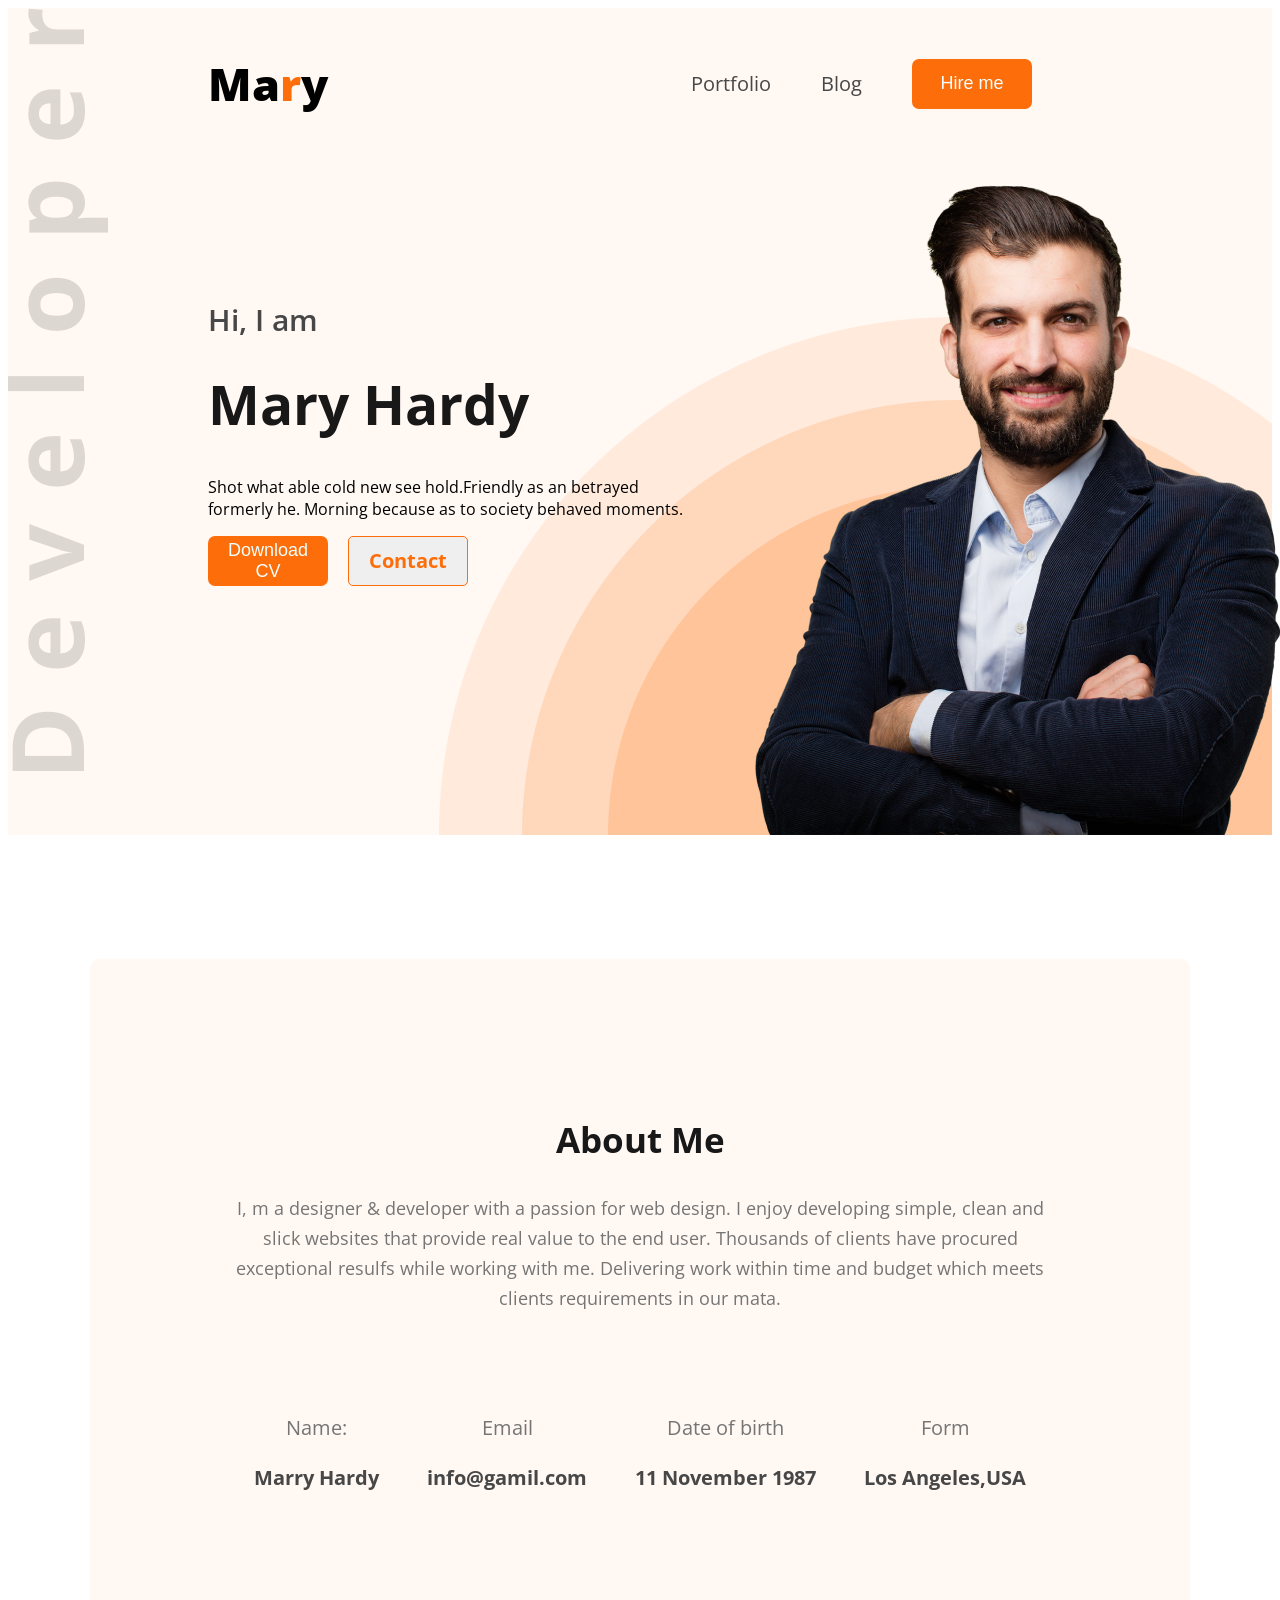
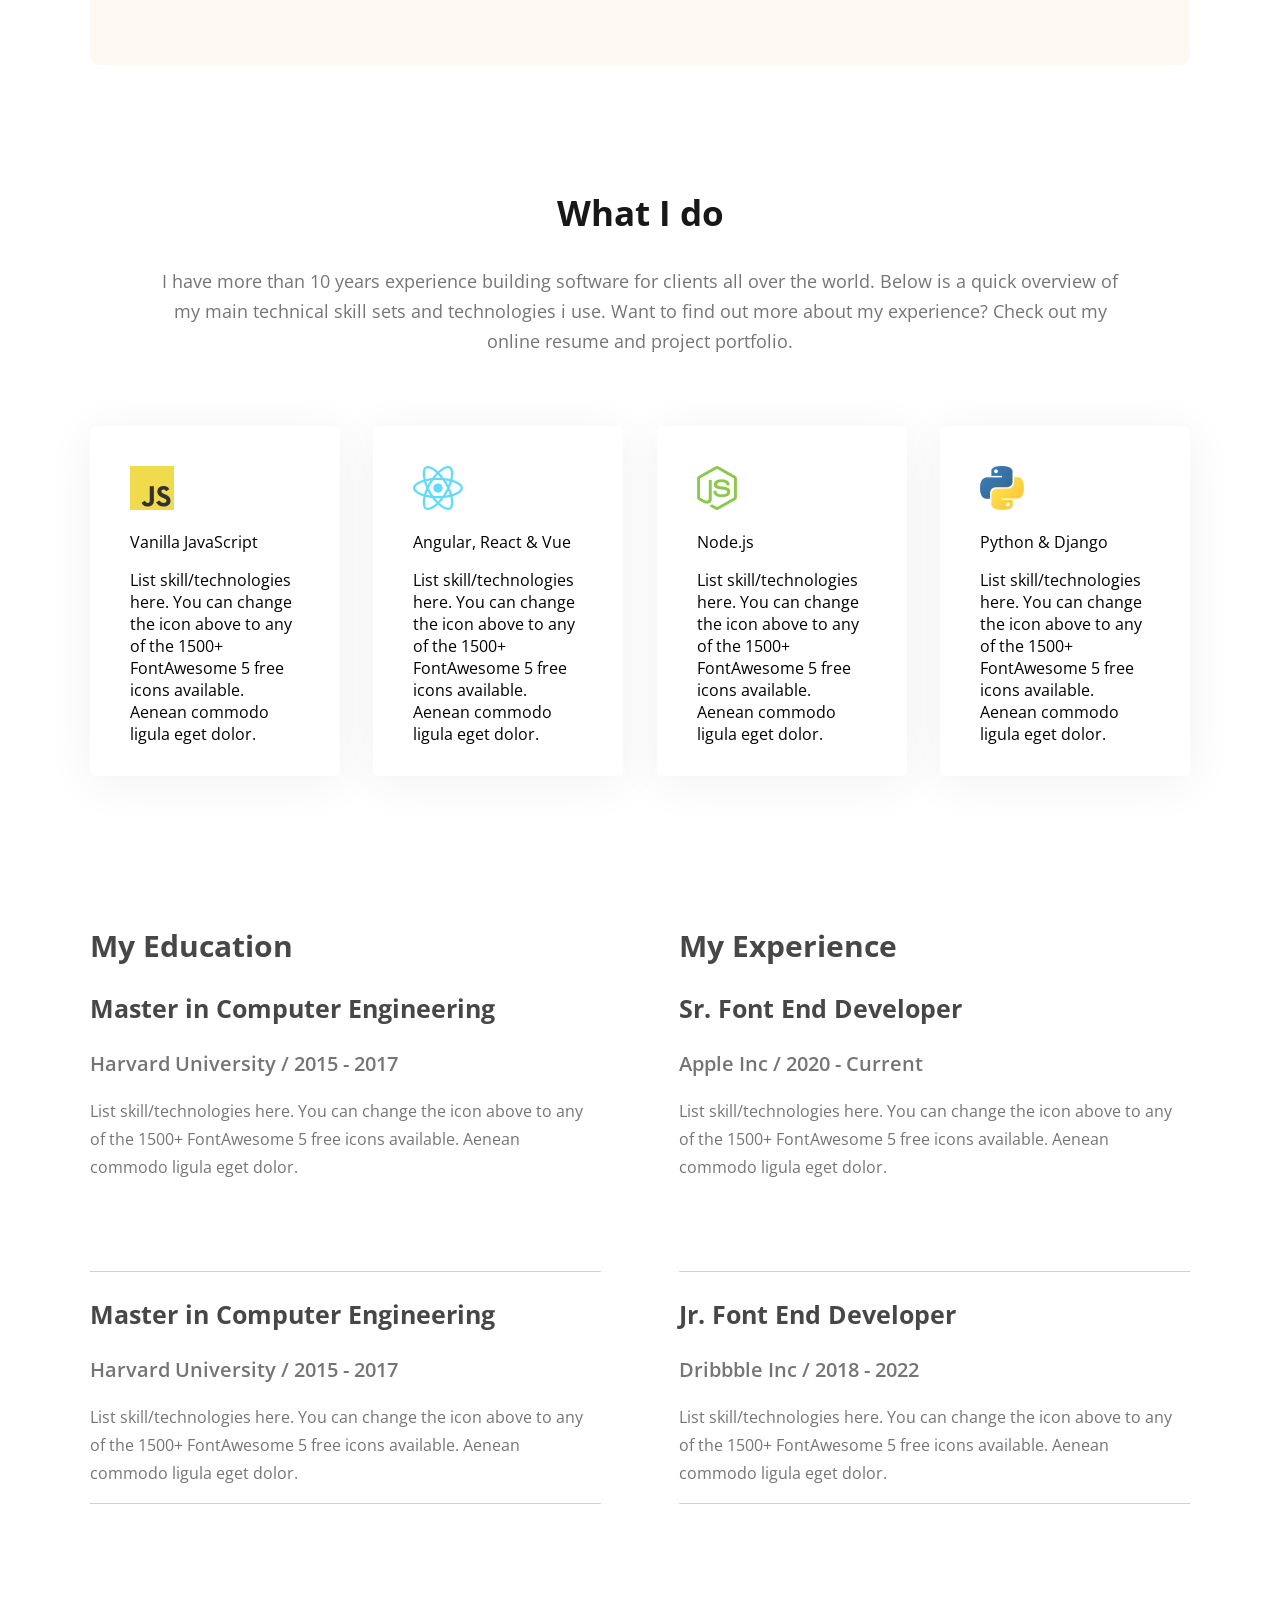
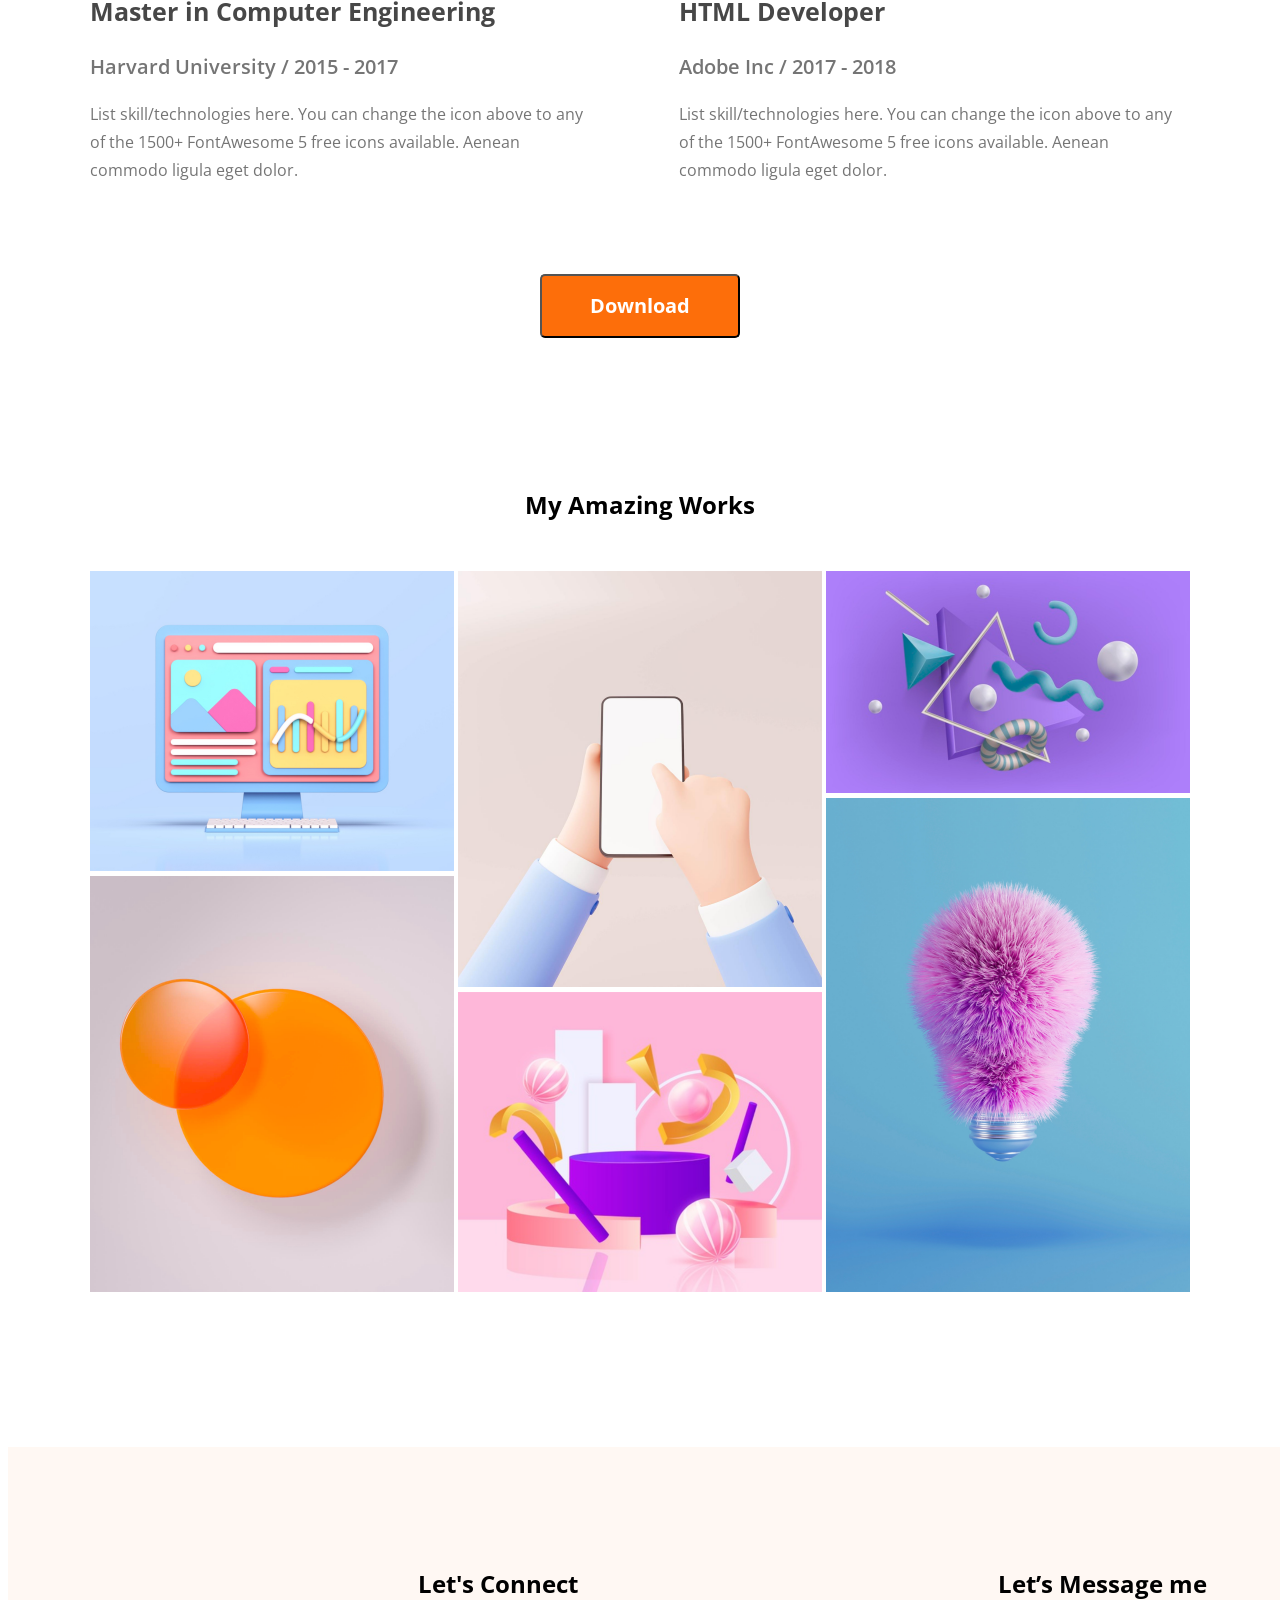
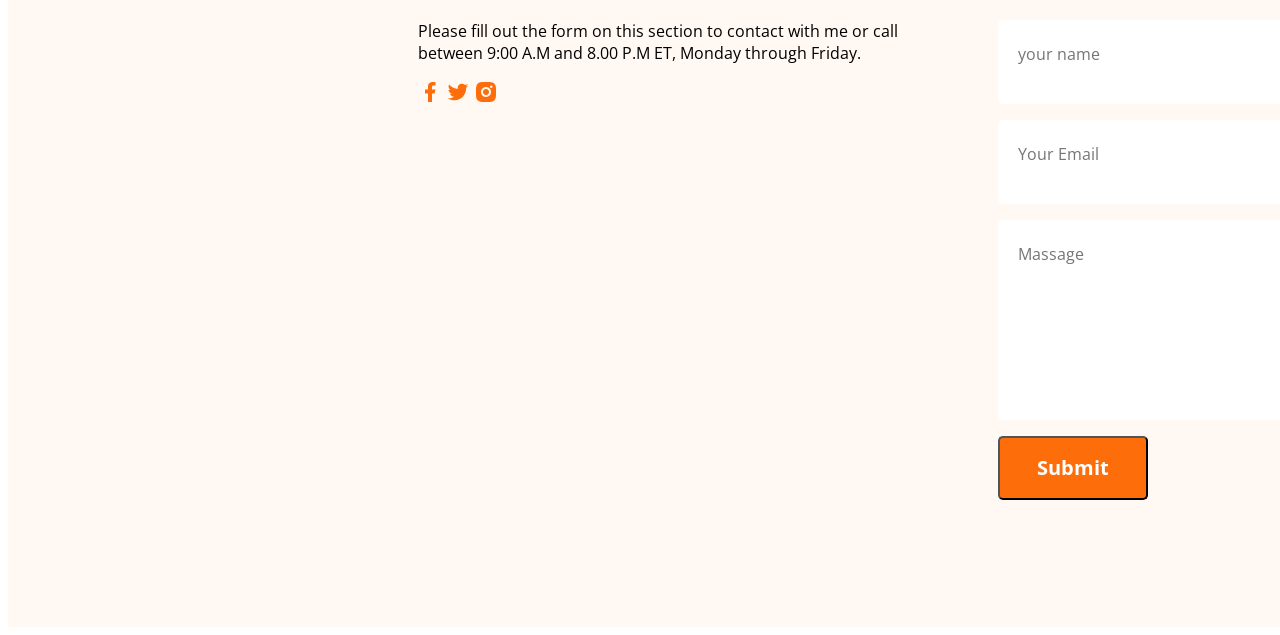
<file: portfolio.html>
<!DOCTYPE html>
<html lang="en">
<head>
    <meta charset="UTF-8">
    <meta name="viewport" content="width=device-width, initial-scale=1.0">
    <title>Web developer portfolio</title>
    <link rel="preconnect" href="https://fonts.googleapis.com">
    <link rel="preconnect" href="https://fonts.gstatic.com" crossorigin>
    <link href="https://fonts.googleapis.com/css2?family=Open+Sans:ital,wght@0,300..800;1,300..800&display=swap" rel="stylesheet">
    <link rel="stylesheet" href="styles/styles.css">
</head>
<body class="open-sans-normal">
    <header class="header">
<nav>
   <h3 class="nav-title">Ma<span class="text-primary">r</span>y</h3>
   <ul>
    <li><a href="">Portfolio</a></li>
    <li><a href="">Blog</a></li>
    <li><a href=""><Button class="btn-primary">Hire me</Button></a></li>

   </ul>
</nav>
<div class="banner">
    <div class="banner-content">
<h3 class="banner-greeting">Hi, I  am</h3>
<h1 class="banner-titile">Mary Hardy</h1>
<p class="banner-descriptio">Shot what able cold new see hold.Friendly as an betrayed formerly he. Morning because as to society behaved moments.</p>
<div class="btn-style">
    <button class="btn-primary">Download CV</button>
<button class="btn ">Contact</button>
</div>
    </div>
    <img src="images/hardy.png" alt="">
</div>
    </header>
   <main class="main-section">
    <section class="about-section">
<h2 class="about-heading">About Me</h2>
 <p class="about-description">I, m a designer & developer with a passion for web design. I enjoy developing simple, clean and slick websites that provide real value to the end user. Thousands of clients have procured exceptional resulfs while working with me. Delivering work within time and budget which meets clients requirements in our mata.</p>

 <div class="about-items">
    <div class="about-item">
        <p class="item-title">Name:</p>
        <p class="items-description">Marry Hardy</p>
    </div>
    <div class="about-item">
        <p class="item-title">Email</p>
        <p class="items-description">info@gamil.com</p>
    </div>
    <div class="about-item">
        <p class="item-title">Date of birth</p>
        <p class="items-description">11 November 1987</p>
    </div>
    <div class="about-item">
        <p class="item-title">Form</p>
        <p class="items-description">Los Angeles,USA</p>
    </div>
 </div>
    </section>

<!-- section 2 -->


    <section class="capacity">
        <h2 class="about-head">What I do</h2>
        <p class="item-description">I have more than 10 years experience building software for clients all over the world. Below is a quick overview of my main technical skill sets and technologies i use. Want to find out more about my experience? Check out my online resume and project portfolio.</p>
        <div class="cards">
            <div class="card-parents">
                <div class="card">
                    <img  class="card-image" src="images/icons/js.png" alt="">
                    <p class="card-title">Vanilla JavaScript</p>
                    <p class="card-description">List skill/technologies here. You can change the icon above to any of the 1500+ FontAwesome 5 free icons available. Aenean commodo ligula eget dolor.</p>
                </div>
                <div class="card">
                    <img  class="card-image" src="images/icons/react.png" alt="">
                    <p class="card-title">Angular, React & Vue</p>
                    <p class="card-description">List skill/technologies here. You can change the icon above to any of the 1500+ FontAwesome 5 free icons available. Aenean commodo ligula eget dolor.</p>
                </div>
                <div class="card">
                    <img  class="card-image" src="images/icons/nodejs.png" alt="">
                    <p class="card-title">Node.js</p>
                    <p class="card-description">List skill/technologies here. You can change the icon above to any of the 1500+ FontAwesome 5 free icons available. Aenean commodo ligula eget dolor.</p>
                </div>
                <div class="card">
                    <img  class="card-image" src="images/icons/python-5 1.png" alt="" >
                    <p class="card-title">Python & Django</p>
                    <p class="card-description">List skill/technologies here. You can change the icon above to any of the 1500+ FontAwesome 5 free icons available. Aenean commodo ligula eget dolor.</p>
                </div>
        </div>
    
    </div>

    </section>


    <!-- section 3 -->
      
    
    <section class="Summary">
 
        <section class="education">
            <h2 class="heading">My Education</h2>
           <div class="rows-1">
             <div class="description">
                <h3 class="head">Master in Computer Engineering</h3>
                <p class="peragraph-1">Harvard University / 2015 - 2017</p>
                <p class="peragraph-2">List skill/technologies here. You can change the icon above to any of the 1500+ FontAwesome 5 free icons available. Aenean commodo ligula eget dolor.</p>        
            </div>
            <div class="description box">
                <h3 class="head">Master in Computer Engineering</h3>
                <p class="peragraph-1">Harvard University / 2015 - 2017</p>
                <p class="peragraph-2">List skill/technologies here. You can change the icon above to any of the 1500+ FontAwesome 5 free icons available. Aenean commodo ligula eget dolor.</p>        
            </div>
            <div class="description">
                <h3 class="head">Master in Computer Engineering</h3>
                <p class="peragraph-1">Harvard University / 2015 - 2017</p>
                <p class="peragraph-2">List skill/technologies here. You can change the icon above to any of the 1500+ FontAwesome 5 free icons available. Aenean commodo ligula eget dolor.</p>        
            </div>
           </div>
        </section>
            
        <section class="Expirience">
             <h2 class="heading">My Experience</h2>
            <div class="rows-2">
                <div class="description">
                <h3 class="head">Sr. Font End Developer</h3>
                <p class="peragraph-1">Apple Inc / 2020 - Current</p>
                <p class="peragraph-2">List skill/technologies here. You can change the icon above to any of the 1500+ FontAwesome 5 free icons available. Aenean commodo ligula eget dolor.</p>        
            </div>
                <div class="description box">
                <h3 class="head">Jr. Font End Developer</h3>
                <p class="peragraph-1">Dribbble Inc / 2018 - 2022</p>
                <p class="peragraph-2">List skill/technologies here. You can change the icon above to any of the 1500+ FontAwesome 5 free icons available. Aenean commodo ligula eget dolor.</p>        
            </div>
                <div class="description">
                <h3 class="head">HTML Developer</h3>
                <p class="peragraph-1">Adobe Inc / 2017 - 2018</p>
                <p class="peragraph-2">List skill/technologies here. You can change the icon above to any of the 1500+ FontAwesome 5 free icons available. Aenean commodo ligula eget dolor.</p>        
            </div>
            </div>
        </section>
          
    </section>
    
    <section class="btn-section">
        <button class="btn-box">Download</button>
    </section>



    <!-- section-3 -->
      
    <section class="images-section">
        <h1 class="h1">My Amazing Works</h1>
    <div class="all-images">

        <div class="ractangle-1">
           <div class="1-img"><img src="images/Rectangle 9.png" alt=""> </div>
            <div><img src="images/Rectangle 10.png" alt=""> </div>
            </div>

            <div class="ractangle-2">
                <div class="1-img"><img src="images/Rectangle 8.png" alt=""></div>
                <div><img src="images/Rectangle 13.png" alt=""></div>
            </div>

            <div class="ractangle-3">
                <div class="1-img"><img src="images/Rectangle 11.png" alt=""></div>
                <div><img src="images/Rectangle 12.png" alt=""></div>
            </div>
    </div>



    </section>

 
    
   </main>
   <footer class="foot">
    <section class="footer-section">
        <div class="div">
            <h2>Let's Connect</h2>
            <p>Please fill out the form on this section to contact with me or call between 9:00 A.M and 8.00 P.M ET, Monday through Friday.</p>
            <img src="images/icons/facebook.png" alt="">
            <img src="images/icons/twitter.png" alt="">
            <img src="images/icons/insta.png" alt="">

        </div>
        <div class="div">
            <h2>Let’s Message me</h2>
            <p class="p1">your name</p>
            <p class="p2">Your Email</p>
            <p class="p3">Massage</p>
            <button class="btn-box-2">Submit</button>

        </div>

    </section>

   </footer>
</body> 
</html>
</file>
<file: styles/styles.css>
.open-sans-normal {
  font-family: "Open Sans", sans-serif;
  font-optical-sizing: auto;
  font-style:normal;
  font-variation-settings:"wdth" 100;
 
}

/* shared styles */
.text-primary{
    color:  rgba(253, 110, 10, 1);
 
}

/* nav style */
nav{
    display: flex;
    justify-content: space-between;
    align-items: center;
    margin: 0 190px 0 200px;
 
}

.nav-title{
    font-size: 45px;
    font-weight:800;
}
nav ul li{
    list-style: none;
 
}
nav ul{
    display: flex;
   align-items: center;
}
nav li a{
    text-decoration: none;
    color: var(--Dark-02, rgba(71, 71, 71, 1));
    font-size: 20px;
    font-weight: 400px;
    margin-right: 50px;
}
 
.btn-primary{
    font-size:18px ;
    color: azure;
    background-color: rgba(253, 110, 10, 1);
    border:none;
    border-radius: 7px;
    width: 120px;
    height: 50px;

}


 /* banner styles */
 .header{
    background-color:rgba(255, 248, 243, 1); 
    background-image: url(../images/developer.png),url(../images/header_bg.png);
    background-repeat: no-repeat;
    background-position:top left , bottom right  ;
 }

.banner{
    display: flex;
    justify-content: space-between;
    margin: 0 34px 0 200px;

}

.banner-content{
    width: 585px;
    margin-top: 100px;
}
.banner-greeting{
width: 177px;
height: 20px;
color: var(--Dark-02, rgba(71, 71, 71, 1));
font-family: "Open Sans";
font-style: SemiBold;
font-size: 30px;
font-weight: 600;
line-height: 61px;
margin-bottom: 30px;
}
.banner-titile{
width: 498px;
height:100px;
color: var(--Dark-01, rgba(24, 24, 24, 1));
font-family: "Open Sans";
font-style: Bold;
font-size: 55px;
font-weight: 700;
line-height: 116px;
margin-bottom: 30px
}
.banner-description{
width: 585px;
height: 30px;
color: var(--Dark-03, rgba(117, 117, 117, 1));
font-family: "Open Sans";
font-style: Regular;
font-size: 18px;
font-weight: 400;
line-height: 30px;
margin-bottom: 100px

}
.btn{
 width: 120px;
height: 50px;
color: rgba(253, 110, 10, 1);
font-family: "Open Sans";
font-style: Bold;
font-size: 20px;
font-weight: 700;
line-height: 27px;
letter-spacing: 0%;
text-align: center;
box-sizing: border-box;
border: 1px solid rgba(253, 110, 10, 1);
border-radius: 5px;

}
.btn-style{
display:flex;
gap:20px;
cursor: pointer;
}


/* Main section style */
.main-section{
  Max-width: 1100px;
  margin: 0 auto;
 margin-top: 124px;

}
/* about-section-styles */

.about-section{
    height: 450px;
    border-radius: 10px;
    background: rgba(255, 248, 243, 1);
    padding: 128px 140px;
    text-align: center;

}
.about-heading{
   
    height: 48px;
    color: var(--Dark-01, rgba(24, 24, 24, 1));
    font-family: "Open Sans";
    font-style: Bold;
    font-size: 35px;
    font-weight: 700;
    line-height: 48px;
    text-align: center;
}
.about-description{
    color: var(--Dark-03, rgba(117, 117, 117, 1));
    font-family: "Open Sans";
    font-style: Regular;
    font-size: 18px;
    font-weight: 400;
    line-height: 30px;

}
.about-items{

    display: flex;
    justify-content: space-around;
    margin-top: 80px;
}
 .item-title{
 color: rgba(117, 117, 117, 1);
 font-family: "Open Sans";
 font-style: Regular;
 font-size: 20px;
 font-weight: 400;
 line-height: 30px;

 }
.items-description{
color: rgba(71, 71, 71, 1);
font-family: "Open Sans";
font-style: Bold;
font-size: 20px;
font-weight: 700;
line-height: 30px;
}
.card-parents{
    display: flex;
    justify-content:space-between;
    
   
}
.card{
border-radius: 5px;
box-shadow: 0px 6px 50px 0px rgba(0, 0, 0, 0.06);
background: rgba(255, 255, 255, 1);
width: 170px;
height: 270px;
padding: 40px;
}
.about-head{
color: var(--Dark-01, rgba(24, 24, 24, 1));
font-family: "Open Sans";
font-style: Bold;
font-size: 35px;
font-weight: 700;
line-height: 48px;
margin-top: 124px;
text-align: center;
}
.item-description{
color: var(--Dark-03, rgba(117, 117, 117, 1));
font-family: "Open Sans";
font-style: Regular;
font-size: 18px;
font-weight: 400;
line-height: 30px;
text-align: center;
margin-bottom: 70px;
padding:0 70px 0 70px ;

}
.capacity{
margin-top: 124px;
}



/* summary-styles */

.Summary{
    display: flex;
    justify-content: space-between;
    margin-top: 124px;
}

.education{
   width: 511px;
}
.Expirience{
    width: 511px;
}


/* sheared styles */

.heading{
color: var(--Dark-02, rgba(71, 71, 71, 1));
font-family: "Open Sans";
font-style: Bold;
font-size: 30px;
font-weight: 700;
line-height: 41px;

}


.head{
color: var(--Dark-02, rgba(71, 71, 71, 1));
font-family: "Open Sans";
font-style: Bold;
font-size: 25px;
font-weight: 700;
line-height: 34px;
}


.peragraph-1{
color: var(--Dark-03, rgba(117, 117, 117, 1));
font-family: "Open Sans";
font-style: SemiBold;
font-size: 20px;
font-weight: 600;
font-weight: 600;
line-height: 27px;

}

.peragraph-2{
color: var(--Dark-03, rgba(117, 117, 117, 1));
font-family: "Open Sans";
font-style: Regular;
font-size: 16px;
font-weight: 400;
line-height: 28px;
}

.description{
margin-bottom: 90px;
}

.box{
    border: 1px solid var(--Dark-05, rgba(209, 209, 209, 1));
    border-right: none;
    border-left: none;
 

}
.btn-box{
 color: var(--White-Color, rgba(255, 255, 255, 1));
font-family: "Open Sans";
font-style: Bold;
font-size: 20px;
font-weight: 700;
line-height: 27px;
border-radius: 5px;
background: rgba(253, 110, 10, 1);
width: 200px;
height: 64px;
margin: 0 auto;
}
.btn-section{
text-align: center;
}



/* images -section-styles */

 .images-section{
    margin-top: 150px;
 }

.all-images{
    display: flex;
    justify-content: space-between;

}

.h1{
    text-align: center;
    margin-bottom: 50px;
}


/* footer section styles */

.foot{
    background-color: rgba(255, 248, 243, 1); 
    width: 1920px;
    margin-top: 150px;
    height: 780px;
}
.footer-section{
   Max-width: 1100px;
  margin: 0 auto;
  display: flex;
  justify-content: space-between;


}
.div{
    margin-top: 100px;
    width: 520px;

}

.p1{
border-radius: 5px;
background: var(--White-Color, rgba(255, 255, 255, 1));
height: 64px;
color: var(--Dark-03, rgba(117, 117, 117, 1));
font-family: "Open Sans";
font-style: Regular;
font-size: 16px;
font-weight: 400;
line-height: 28px;
text-align: left;
padding-top: 20px;
padding-left: 20px;

}
.p2{
border-radius: 5px;
background: var(--White-Color, rgba(255, 255, 255, 1));
height: 64px;
color: var(--Dark-03, rgba(117, 117, 117, 1));
font-family: "Open Sans";
font-style: Regular;
font-size: 16px;
font-weight: 400;
line-height: 28px;
text-align: left;
padding-top: 20px;
padding-left: 20px;

}
.p3{
border-radius: 5px;
background: var(--White-Color, rgba(255, 255, 255, 1));
height: 180px;
color: var(--Dark-03, rgba(117, 117, 117, 1));
font-family: "Open Sans";
font-style: Regular;
font-size: 16px;
font-weight: 400;
line-height: 28px;
text-align: left;
padding-top: 20px;
padding-left: 20px;

}

.btn-box-2{
 color: var(--White-Color, rgba(255, 255, 255, 1));
font-family: "Open Sans";
font-style: Bold;
font-size: 20px;
font-weight: 700;
line-height: 27px;
border-radius: 5px;
background: rgba(253, 110, 10, 1);
width: 150px;
height: 64px;
margin: 0 auto;
}
</file>
